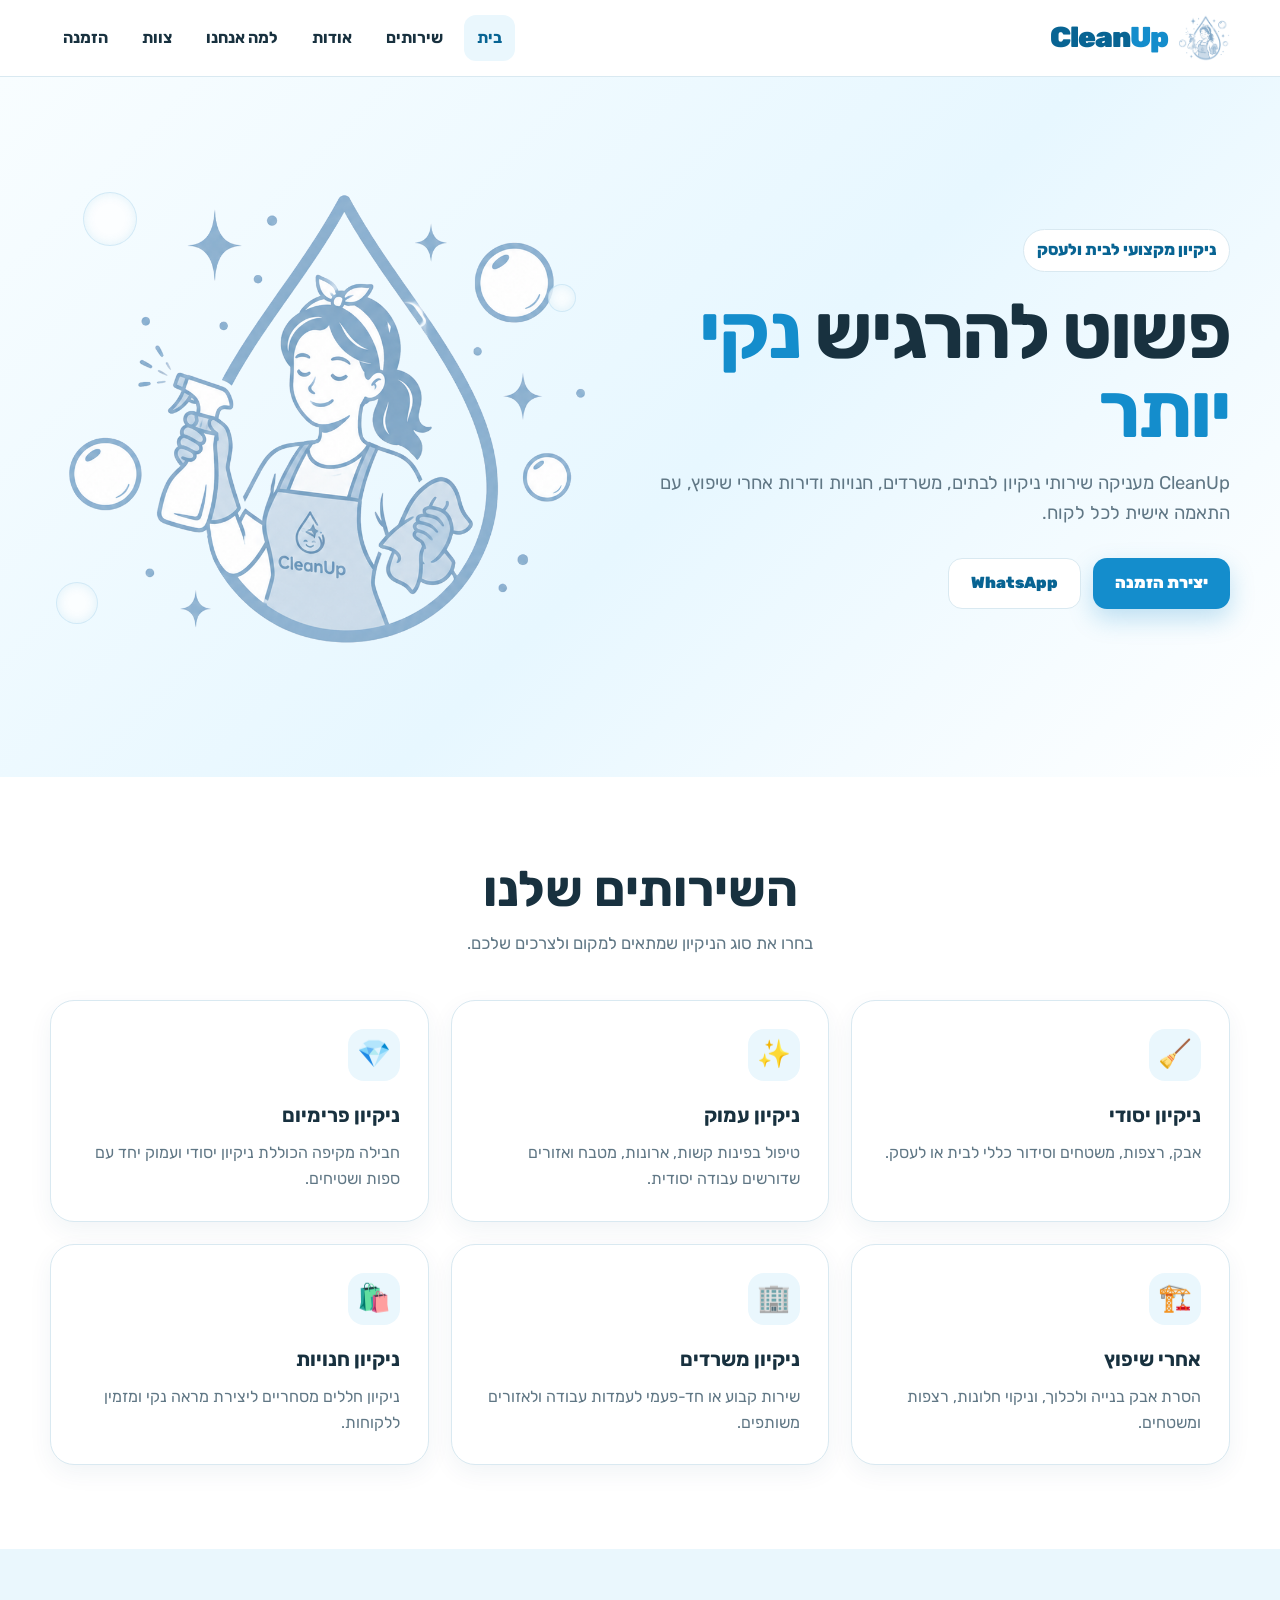
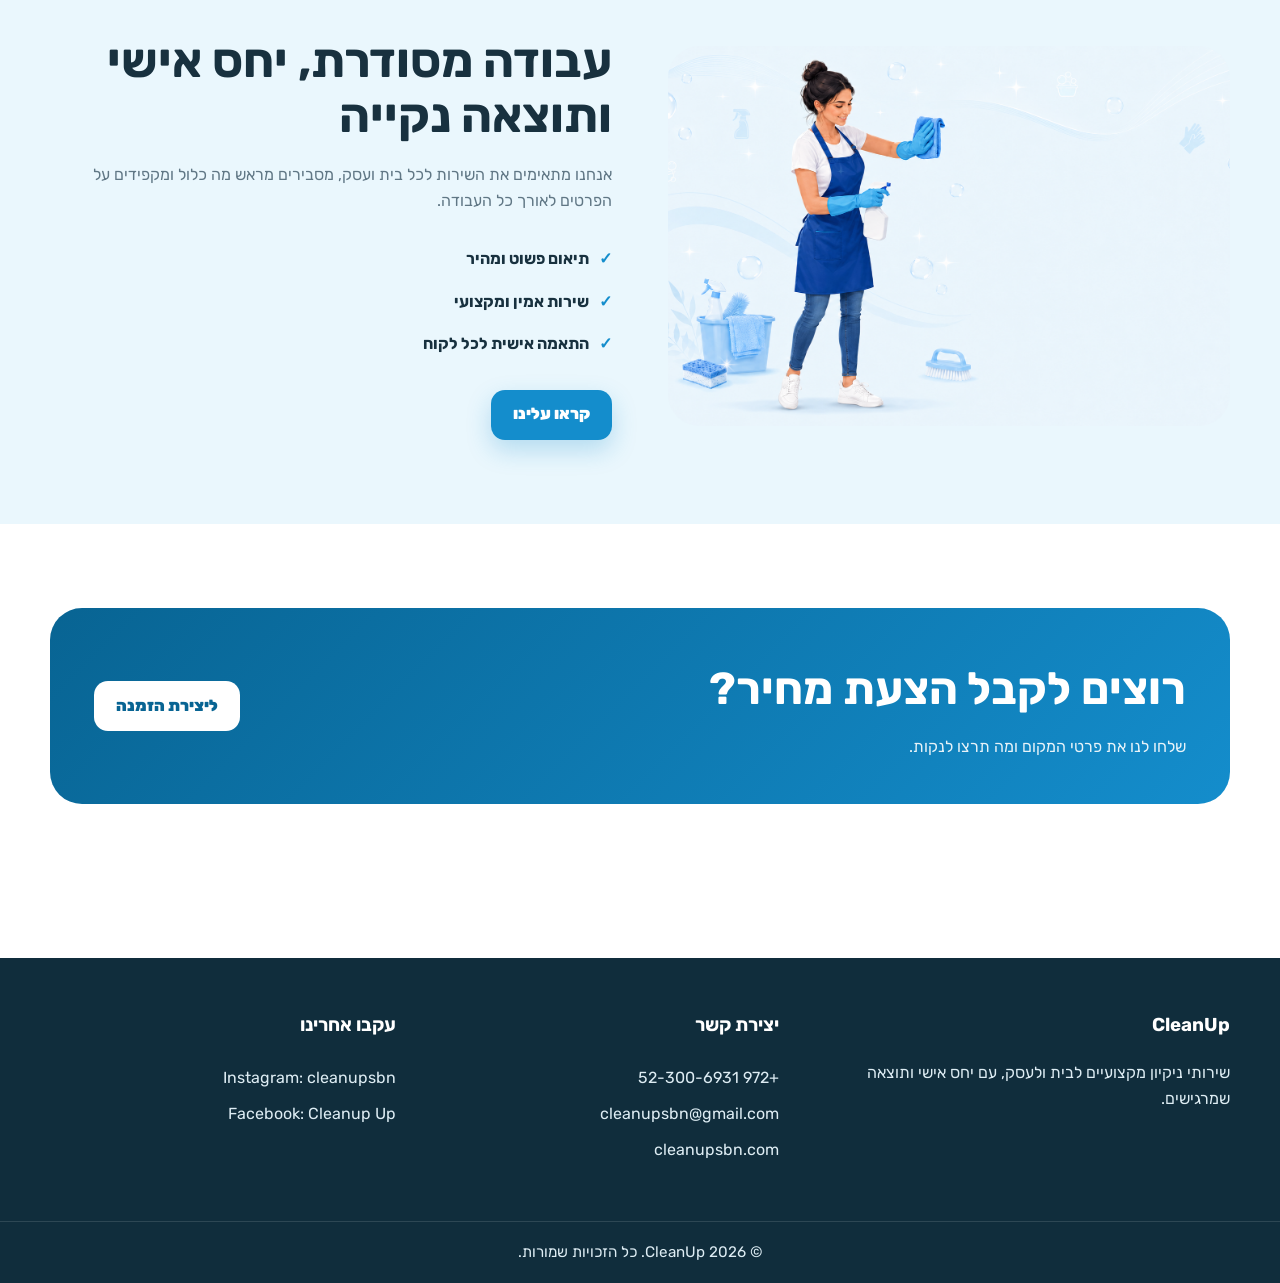
<file: index.html>
<!DOCTYPE html>
<html dir="rtl" lang="he"><head><meta charset="utf-8"/><meta content="width=device-width,initial-scale=1" name="viewport"/><title>CleanUp | שירותי ניקיון מקצועיים לבית ולעסק</title><meta content="CleanUp מספקת שירותי ניקיון מקצועיים לבתים, משרדים, חנויות ודירות אחרי שיפוץ באזור סכנין והצפון. הזמינו הצעת מחיר בוואטסאפ." name="description"/><meta content="CleanUp" name="author"/><link href="assets/css/style.css" rel="stylesheet"/><meta content="index, follow, max-image-preview:large, max-snippet:-1, max-video-preview:-1" name="robots"/><meta content="#1477c9" name="theme-color"/><link href="https://cleanupsbn.com/" rel="canonical"/><link href="assets/images/logo.png" rel="icon" type="image/png"/><link href="assets/images/logo.png" rel="apple-touch-icon"/><link href="site.webmanifest" rel="manifest"/><meta content="website" property="og:type"/><meta content="he_IL" property="og:locale"/><meta content="CleanUp" property="og:site_name"/><meta content="CleanUp | שירותי ניקיון מקצועיים לבית ולעסק" property="og:title"/><meta content="CleanUp מספקת שירותי ניקיון מקצועיים לבתים, משרדים, חנויות ודירות אחרי שיפוץ באזור סכנין והצפון. הזמינו הצעת מחיר בוואטסאפ." property="og:description"/><meta content="https://cleanupsbn.com/" property="og:url"/><meta content="https://cleanupsbn.com/assets/images/logo.png" property="og:image"/><meta content="לוגו CleanUp – שירותי ניקיון מקצועיים" property="og:image:alt"/><meta content="summary_large_image" name="twitter:card"/><meta content="CleanUp | שירותי ניקיון מקצועיים לבית ולעסק" name="twitter:title"/><meta content="CleanUp מספקת שירותי ניקיון מקצועיים לבתים, משרדים, חנויות ודירות אחרי שיפוץ באזור סכנין והצפון. הזמינו הצעת מחיר בוואטסאפ." name="twitter:description"/><meta content="https://cleanupsbn.com/assets/images/logo.png" name="twitter:image"/><link as="image" fetchpriority="high" href="assets/images/img-1.png" rel="preload"/><script type="application/ld+json">{
  "@context": "https://schema.org",
  "@graph": [
    {
      "@type": [
        "LocalBusiness",
        "ProfessionalService"
      ],
      "@id": "https://cleanupsbn.com/#business",
      "name": "CleanUp",
      "url": "https://cleanupsbn.com/",
      "logo": "https://cleanupsbn.com/assets/images/logo.png",
      "image": "https://cleanupsbn.com/assets/images/logo.png",
      "description": "שירותי ניקיון מקצועיים לבית ולעסק באזור סכנין והצפון.",
      "telephone": "+972523006931",
      "email": "cleanupsbn@gmail.com",
      "priceRange": "₪₪",
      "address": {
        "@type": "PostalAddress",
        "addressLocality": "סכנין",
        "addressCountry": "IL"
      },
      "areaServed": [
        {
          "@type": "City",
          "name": "סכנין"
        },
        {
          "@type": "AdministrativeArea",
          "name": "מחוז הצפון"
        }
      ],
      "sameAs": [
        "https://www.instagram.com/cleanupsbn/",
        "https://www.facebook.com/search/top?q=Cleanup%20Up"
      ]
    },
    {
      "@type": "WebSite",
      "@id": "https://cleanupsbn.com/#website",
      "url": "https://cleanupsbn.com/",
      "name": "CleanUp",
      "inLanguage": "he-IL",
      "publisher": {
        "@id": "https://cleanupsbn.com/#business"
      }
    },
    {
      "@type": "WebPage",
      "@id": "https://cleanupsbn.com/#webpage",
      "url": "https://cleanupsbn.com/",
      "name": "CleanUp | שירותי ניקיון מקצועיים לבית ולעסק",
      "description": "CleanUp מספקת שירותי ניקיון מקצועיים לבתים, משרדים, חנויות ודירות אחרי שיפוץ באזור סכנין והצפון. הזמינו הצעת מחיר בוואטסאפ.",
      "inLanguage": "he-IL",
      "isPartOf": {
        "@id": "https://cleanupsbn.com/#website"
      },
      "about": {
        "@id": "https://cleanupsbn.com/#business"
      }
    }
  ]
}</script></head><body><header class="site-header"><div class="container nav"><a class="brand" href="index.html"><img alt="CleanUp" decoding="async" loading="eager" src="assets/images/logo.png"/><span class="brand-word">Clean<strong>Up</strong></span></a><button aria-expanded="false" aria-label="פתיחת תפריט" class="menu-button">☰</button><ul class="nav-links"><li><a class="active" href="index.html">בית</a></li><li><a class="" href="services.html">שירותים</a></li><li><a class="" href="about.html">אודות</a></li><li><a class="" href="choose.html">למה אנחנו</a></li><li><a class="" href="team.html">צוות</a></li><li><a class="" href="contact.html">הזמנה</a></li></ul></div></header><main><section class="hero"><div class="container hero-grid"><div><span class="eyebrow">ניקיון מקצועי לבית ולעסק</span><h1>פשוט להרגיש <span>נקי יותר</span></h1><p>CleanUp מעניקה שירותי ניקיון לבתים, משרדים, חנויות ודירות אחרי שיפוץ, עם התאמה אישית לכל לקוח.</p><div class="actions"><a class="btn btn-primary" href="contact.html">יצירת הזמנה</a><a class="btn btn-secondary" href="https://wa.me/972523006931?text=%D7%A9%D7%9C%D7%95%D7%9D%2C%20%D7%90%D7%A9%D7%9E%D7%97%20%D7%9C%D7%A7%D7%91%D7%9C%20%D7%94%D7%A6%D7%A2%D7%AA%20%D7%9E%D7%97%D7%99%D7%A8%20%D7%9C%D7%A9%D7%99%D7%A8%D7%95%D7%AA%D7%99%20%D7%A0%D7%99%D7%A7%D7%99%D7%95%D7%9F%20%D7%A9%D7%9C%20CleanUp" rel="noopener noreferrer" target="_blank">WhatsApp</a></div></div><div class="hero-media"><span class="bubble b1"></span><span class="bubble b2"></span><span class="bubble b3"></span><img alt="עובדת ניקיון של CleanUp" decoding="async" fetchpriority="high" loading="eager" src="assets/images/img-1.png"/></div></div></section><section class="section"><div class="container"><div class="section-head"><h2>השירותים שלנו</h2><p>בחרו את סוג הניקיון שמתאים למקום ולצרכים שלכם.</p></div><div class="cards"><article class="card"><div class="icon">🧹</div><h3>ניקיון יסודי</h3><p>אבק, רצפות, משטחים וסידור כללי לבית או לעסק.</p></article><article class="card"><div class="icon">✨</div><h3>ניקיון עמוק</h3><p>טיפול בפינות קשות, ארונות, מטבח ואזורים שדורשים עבודה יסודית.</p></article><article class="card"><div class="icon">💎</div><h3>ניקיון פרימיום</h3><p>חבילה מקיפה הכוללת ניקיון יסודי ועמוק יחד עם ספות ושטיחים.</p></article><article class="card"><div class="icon">🏗️</div><h3>אחרי שיפוץ</h3><p>הסרת אבק בנייה ולכלוך, וניקוי חלונות, רצפות ומשטחים.</p></article><article class="card"><div class="icon">🏢</div><h3>ניקיון משרדים</h3><p>שירות קבוע או חד-פעמי לעמדות עבודה ולאזורים משותפים.</p></article><article class="card"><div class="icon">🛍️</div><h3>ניקיון חנויות</h3><p>ניקיון חללים מסחריים ליצירת מראה נקי ומזמין ללקוחות.</p></article></div></div></section><section class="section section-soft"><div class="container split"><div class="split-media"><img alt="שירותי ניקיון מקצועיים" decoding="async" loading="lazy" src="assets/images/img-2.png"/></div><div class="split-copy"><h2>עבודה מסודרת, יחס אישי ותוצאה נקייה</h2><p>אנחנו מתאימים את השירות לכל בית ועסק, מסבירים מראש מה כלול ומקפידים על הפרטים לאורך כל העבודה.</p><ul class="check-list"><li>תיאום פשוט ומהיר</li><li>שירות אמין ומקצועי</li><li>התאמה אישית לכל לקוח</li></ul><a class="btn btn-primary" href="about.html">קראו עלינו</a></div></div></section><section class="section"><div class="container"><div class="cta"><div><h2>רוצים לקבל הצעת מחיר?</h2><p>שלחו לנו את פרטי המקום ומה תרצו לנקות.</p></div><a class="btn btn-secondary" href="contact.html">ליצירת הזמנה</a></div></div></section></main><footer class="site-footer"><div class="container footer-grid"><div><h3>CleanUp</h3><p>שירותי ניקיון מקצועיים לבית ולעסק, עם יחס אישי ותוצאה שמרגישים.</p></div><div><h3>יצירת קשר</h3><ul class="footer-links"><li><a href="tel:+972523006931">+972 52-300-6931</a></li><li><a href="mailto:cleanupsbn@gmail.com">cleanupsbn@gmail.com</a></li><li><a href="https://cleanupsbn.com">cleanupsbn.com</a></li></ul></div><div><h3>עקבו אחרינו</h3><ul class="footer-links"><li><a href="https://www.instagram.com/cleanupsbn/" rel="noopener noreferrer" target="_blank">Instagram: cleanupsbn</a></li><li><a href="https://www.facebook.com/search/top?q=Cleanup%20Up" rel="noopener noreferrer" target="_blank">Facebook: Cleanup Up</a></li></ul></div></div><div class="copyright">© 2026 CleanUp. כל הזכויות שמורות.</div></footer><script src="assets/js/site.js"></script></body></html>
</file>
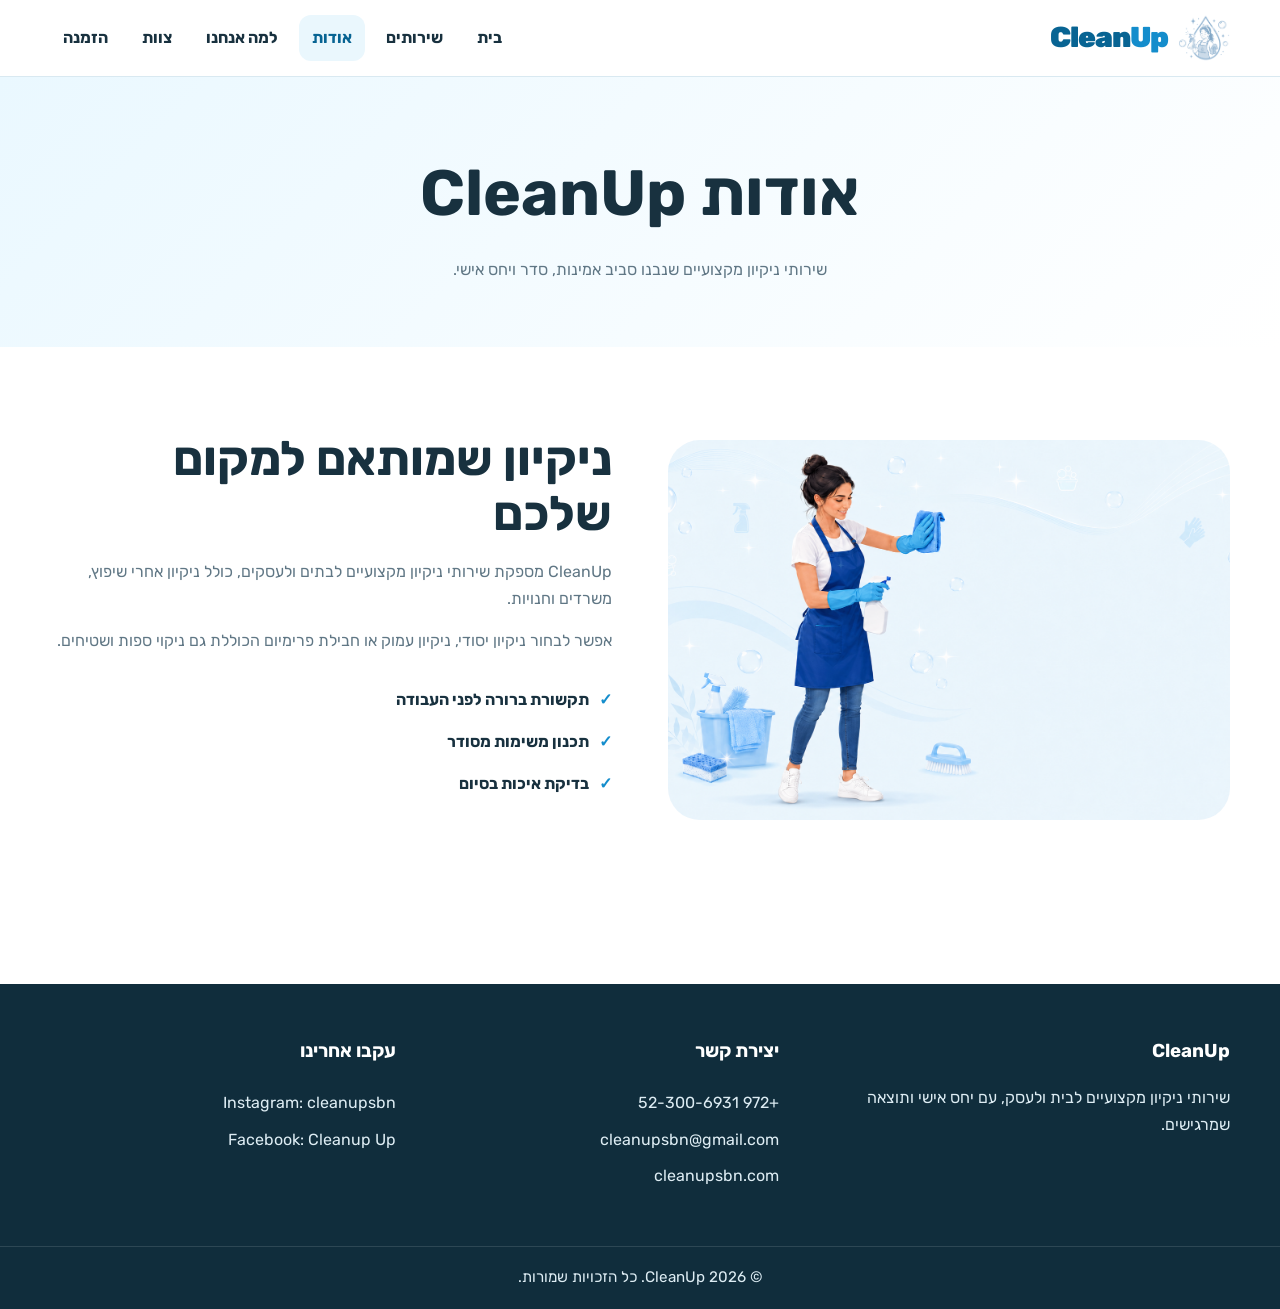
<file: about.html>
<!DOCTYPE html>
<html dir="rtl" lang="he"><head><meta charset="utf-8"/><meta content="width=device-width,initial-scale=1" name="viewport"/><title>אודות CleanUp | ניקיון מקצועי עם יחס אישי</title><meta content="הכירו את CleanUp: שירותי ניקיון אמינים ומקצועיים לבית ולעסק, עם עבודה מסודרת, התאמה אישית ושירות אישי." name="description"/><meta content="CleanUp" name="author"/><link href="assets/css/style.css" rel="stylesheet"/><meta content="index, follow, max-image-preview:large, max-snippet:-1, max-video-preview:-1" name="robots"/><meta content="#1477c9" name="theme-color"/><link href="https://cleanupsbn.com/about.html" rel="canonical"/><link href="assets/images/logo.png" rel="icon" type="image/png"/><link href="assets/images/logo.png" rel="apple-touch-icon"/><link href="site.webmanifest" rel="manifest"/><meta content="website" property="og:type"/><meta content="he_IL" property="og:locale"/><meta content="CleanUp" property="og:site_name"/><meta content="אודות CleanUp | ניקיון מקצועי עם יחס אישי" property="og:title"/><meta content="הכירו את CleanUp: שירותי ניקיון אמינים ומקצועיים לבית ולעסק, עם עבודה מסודרת, התאמה אישית ושירות אישי." property="og:description"/><meta content="https://cleanupsbn.com/about.html" property="og:url"/><meta content="https://cleanupsbn.com/assets/images/logo.png" property="og:image"/><meta content="לוגו CleanUp – שירותי ניקיון מקצועיים" property="og:image:alt"/><meta content="summary_large_image" name="twitter:card"/><meta content="אודות CleanUp | ניקיון מקצועי עם יחס אישי" name="twitter:title"/><meta content="הכירו את CleanUp: שירותי ניקיון אמינים ומקצועיים לבית ולעסק, עם עבודה מסודרת, התאמה אישית ושירות אישי." name="twitter:description"/><meta content="https://cleanupsbn.com/assets/images/logo.png" name="twitter:image"/><script type="application/ld+json">{
  "@context": "https://schema.org",
  "@graph": [
    {
      "@type": [
        "LocalBusiness",
        "ProfessionalService"
      ],
      "@id": "https://cleanupsbn.com/#business",
      "name": "CleanUp",
      "url": "https://cleanupsbn.com/",
      "logo": "https://cleanupsbn.com/assets/images/logo.png",
      "image": "https://cleanupsbn.com/assets/images/logo.png",
      "description": "שירותי ניקיון מקצועיים לבית ולעסק באזור סכנין והצפון.",
      "telephone": "+972523006931",
      "email": "cleanupsbn@gmail.com",
      "priceRange": "₪₪",
      "address": {
        "@type": "PostalAddress",
        "addressLocality": "סכנין",
        "addressCountry": "IL"
      },
      "areaServed": [
        {
          "@type": "City",
          "name": "סכנין"
        },
        {
          "@type": "AdministrativeArea",
          "name": "מחוז הצפון"
        }
      ],
      "sameAs": [
        "https://www.instagram.com/cleanupsbn/",
        "https://www.facebook.com/search/top?q=Cleanup%20Up"
      ]
    },
    {
      "@type": "WebSite",
      "@id": "https://cleanupsbn.com/#website",
      "url": "https://cleanupsbn.com/",
      "name": "CleanUp",
      "inLanguage": "he-IL",
      "publisher": {
        "@id": "https://cleanupsbn.com/#business"
      }
    },
    {
      "@type": "WebPage",
      "@id": "https://cleanupsbn.com/about.html#webpage",
      "url": "https://cleanupsbn.com/about.html",
      "name": "אודות CleanUp | ניקיון מקצועי עם יחס אישי",
      "description": "הכירו את CleanUp: שירותי ניקיון אמינים ומקצועיים לבית ולעסק, עם עבודה מסודרת, התאמה אישית ושירות אישי.",
      "inLanguage": "he-IL",
      "isPartOf": {
        "@id": "https://cleanupsbn.com/#website"
      },
      "about": {
        "@id": "https://cleanupsbn.com/#business"
      }
    }
  ]
}</script></head><body><header class="site-header"><div class="container nav"><a class="brand" href="index.html"><img alt="CleanUp" decoding="async" loading="eager" src="assets/images/logo.png"/><span class="brand-word">Clean<strong>Up</strong></span></a><button aria-expanded="false" aria-label="פתיחת תפריט" class="menu-button">☰</button><ul class="nav-links"><li><a class="" href="index.html">בית</a></li><li><a class="" href="services.html">שירותים</a></li><li><a class="active" href="about.html">אודות</a></li><li><a class="" href="choose.html">למה אנחנו</a></li><li><a class="" href="team.html">צוות</a></li><li><a class="" href="contact.html">הזמנה</a></li></ul></div></header><main><section class="page-hero"><div class="container"><h1>אודות CleanUp</h1><p>שירותי ניקיון מקצועיים שנבנו סביב אמינות, סדר ויחס אישי.</p></div></section><section class="section"><div class="container split"><div class="split-media"><img alt="CleanUp שירותי ניקיון" decoding="async" loading="lazy" src="assets/images/img-2.png"/></div><div class="split-copy"><h2>ניקיון שמותאם למקום שלכם</h2><p>CleanUp מספקת שירותי ניקיון מקצועיים לבתים ולעסקים, כולל ניקיון אחרי שיפוץ, משרדים וחנויות.</p><p>אפשר לבחור ניקיון יסודי, ניקיון עמוק או חבילת פרימיום הכוללת גם ניקוי ספות ושטיחים.</p><ul class="check-list"><li>תקשורת ברורה לפני העבודה</li><li>תכנון משימות מסודר</li><li>בדיקת איכות בסיום</li></ul></div></div></section></main><footer class="site-footer"><div class="container footer-grid"><div><h3>CleanUp</h3><p>שירותי ניקיון מקצועיים לבית ולעסק, עם יחס אישי ותוצאה שמרגישים.</p></div><div><h3>יצירת קשר</h3><ul class="footer-links"><li><a href="tel:+972523006931">+972 52-300-6931</a></li><li><a href="mailto:cleanupsbn@gmail.com">cleanupsbn@gmail.com</a></li><li><a href="https://cleanupsbn.com">cleanupsbn.com</a></li></ul></div><div><h3>עקבו אחרינו</h3><ul class="footer-links"><li><a href="https://www.instagram.com/cleanupsbn/" rel="noopener noreferrer" target="_blank">Instagram: cleanupsbn</a></li><li><a href="https://www.facebook.com/search/top?q=Cleanup%20Up" rel="noopener noreferrer" target="_blank">Facebook: Cleanup Up</a></li></ul></div></div><div class="copyright">© 2026 CleanUp. כל הזכויות שמורות.</div></footer><script src="assets/js/site.js"></script></body></html>
</file>
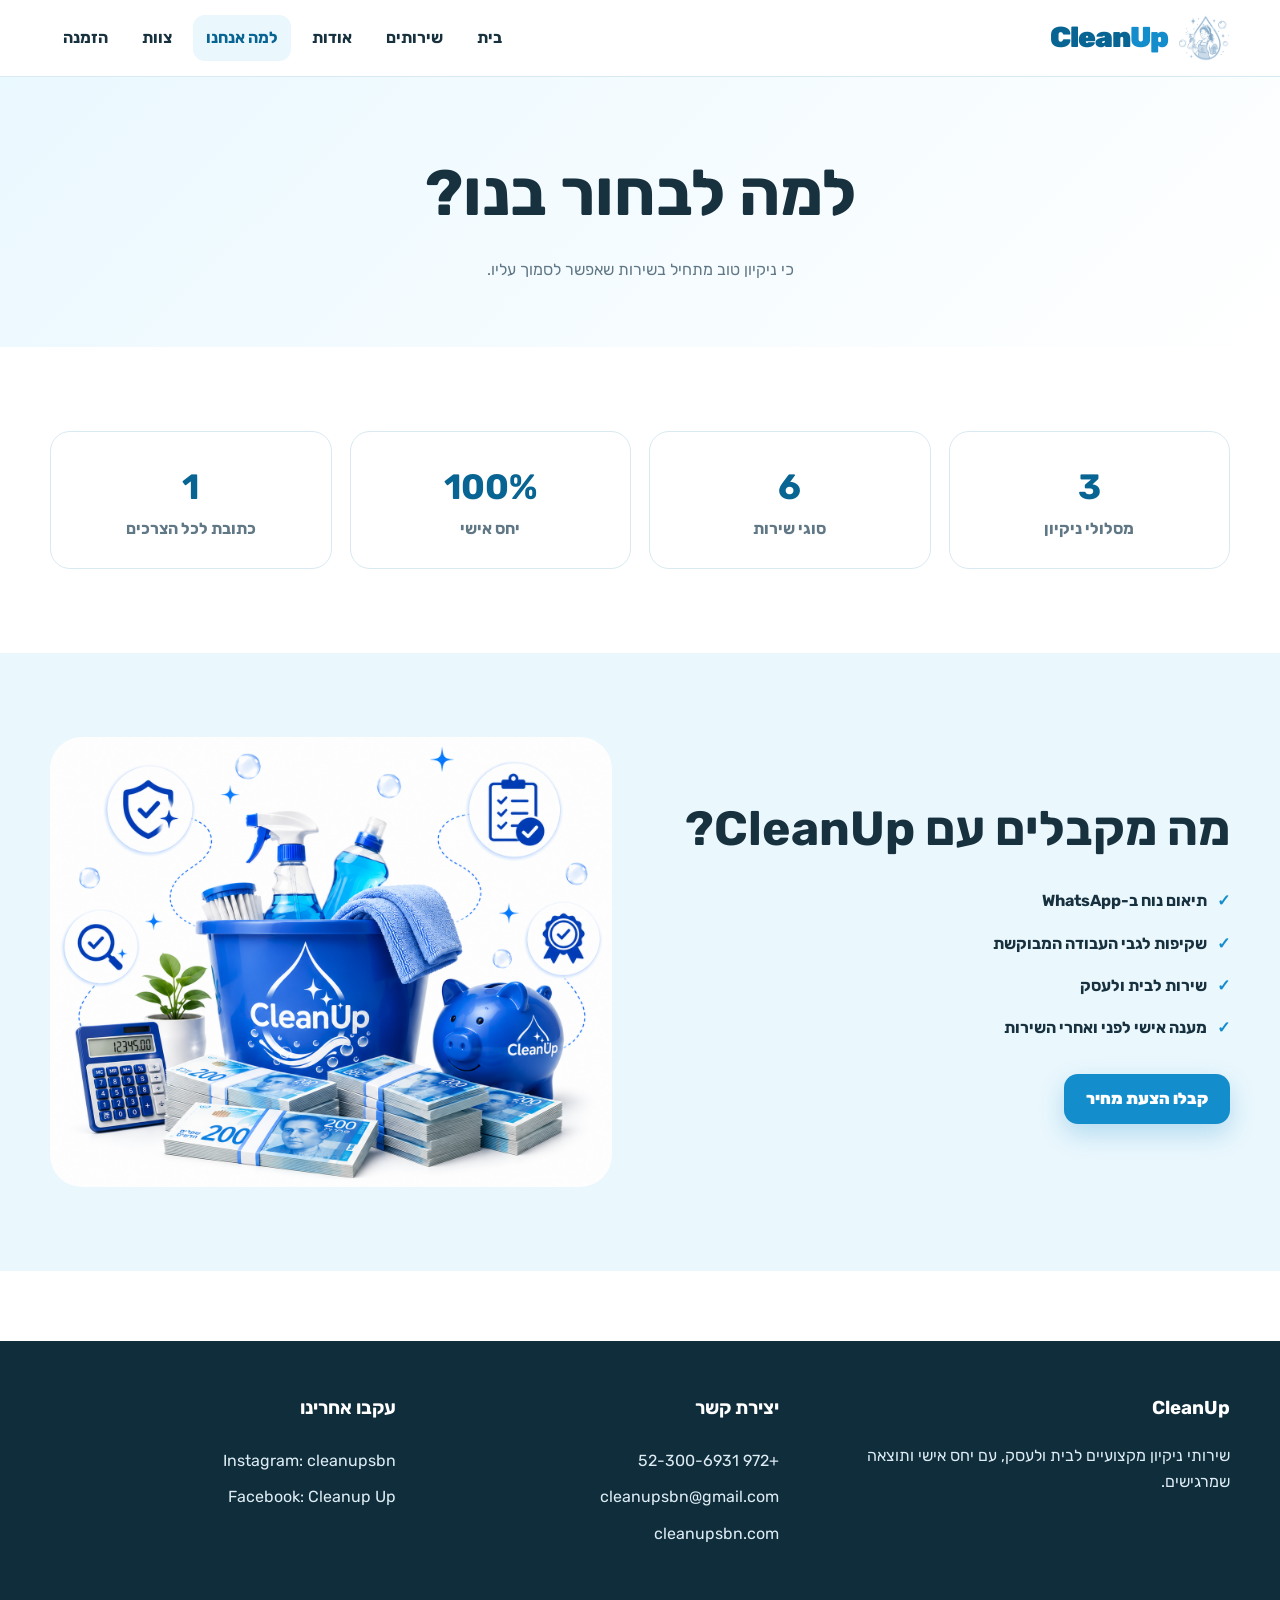
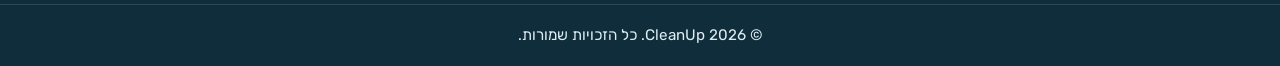
<file: choose.html>
<!DOCTYPE html>
<html dir="rtl" lang="he"><head><meta charset="utf-8"/><meta content="width=device-width,initial-scale=1" name="viewport"/><title>למה לבחור ב-CleanUp | שירות ניקיון אמין ומקצועי</title><meta content="גלו למה לקוחות בוחרים ב-CleanUp: שירות אמין, תיאום פשוט, עבודה יסודית, ציוד מתאים ובקרת איכות." name="description"/><meta content="CleanUp" name="author"/><link href="assets/css/style.css" rel="stylesheet"/><meta content="index, follow, max-image-preview:large, max-snippet:-1, max-video-preview:-1" name="robots"/><meta content="#1477c9" name="theme-color"/><link href="https://cleanupsbn.com/choose.html" rel="canonical"/><link href="assets/images/logo.png" rel="icon" type="image/png"/><link href="assets/images/logo.png" rel="apple-touch-icon"/><link href="site.webmanifest" rel="manifest"/><meta content="website" property="og:type"/><meta content="he_IL" property="og:locale"/><meta content="CleanUp" property="og:site_name"/><meta content="למה לבחור ב-CleanUp | שירות ניקיון אמין ומקצועי" property="og:title"/><meta content="גלו למה לקוחות בוחרים ב-CleanUp: שירות אמין, תיאום פשוט, עבודה יסודית, ציוד מתאים ובקרת איכות." property="og:description"/><meta content="https://cleanupsbn.com/choose.html" property="og:url"/><meta content="https://cleanupsbn.com/assets/images/logo.png" property="og:image"/><meta content="לוגו CleanUp – שירותי ניקיון מקצועיים" property="og:image:alt"/><meta content="summary_large_image" name="twitter:card"/><meta content="למה לבחור ב-CleanUp | שירות ניקיון אמין ומקצועי" name="twitter:title"/><meta content="גלו למה לקוחות בוחרים ב-CleanUp: שירות אמין, תיאום פשוט, עבודה יסודית, ציוד מתאים ובקרת איכות." name="twitter:description"/><meta content="https://cleanupsbn.com/assets/images/logo.png" name="twitter:image"/><script type="application/ld+json">{
  "@context": "https://schema.org",
  "@graph": [
    {
      "@type": [
        "LocalBusiness",
        "ProfessionalService"
      ],
      "@id": "https://cleanupsbn.com/#business",
      "name": "CleanUp",
      "url": "https://cleanupsbn.com/",
      "logo": "https://cleanupsbn.com/assets/images/logo.png",
      "image": "https://cleanupsbn.com/assets/images/logo.png",
      "description": "שירותי ניקיון מקצועיים לבית ולעסק באזור סכנין והצפון.",
      "telephone": "+972523006931",
      "email": "cleanupsbn@gmail.com",
      "priceRange": "₪₪",
      "address": {
        "@type": "PostalAddress",
        "addressLocality": "סכנין",
        "addressCountry": "IL"
      },
      "areaServed": [
        {
          "@type": "City",
          "name": "סכנין"
        },
        {
          "@type": "AdministrativeArea",
          "name": "מחוז הצפון"
        }
      ],
      "sameAs": [
        "https://www.instagram.com/cleanupsbn/",
        "https://www.facebook.com/search/top?q=Cleanup%20Up"
      ]
    },
    {
      "@type": "WebSite",
      "@id": "https://cleanupsbn.com/#website",
      "url": "https://cleanupsbn.com/",
      "name": "CleanUp",
      "inLanguage": "he-IL",
      "publisher": {
        "@id": "https://cleanupsbn.com/#business"
      }
    },
    {
      "@type": "WebPage",
      "@id": "https://cleanupsbn.com/choose.html#webpage",
      "url": "https://cleanupsbn.com/choose.html",
      "name": "למה לבחור ב-CleanUp | שירות ניקיון אמין ומקצועי",
      "description": "גלו למה לקוחות בוחרים ב-CleanUp: שירות אמין, תיאום פשוט, עבודה יסודית, ציוד מתאים ובקרת איכות.",
      "inLanguage": "he-IL",
      "isPartOf": {
        "@id": "https://cleanupsbn.com/#website"
      },
      "about": {
        "@id": "https://cleanupsbn.com/#business"
      }
    }
  ]
}</script></head><body><header class="site-header"><div class="container nav"><a class="brand" href="index.html"><img alt="CleanUp" decoding="async" loading="eager" src="assets/images/logo.png"/><span class="brand-word">Clean<strong>Up</strong></span></a><button aria-expanded="false" aria-label="פתיחת תפריט" class="menu-button">☰</button><ul class="nav-links"><li><a class="" href="index.html">בית</a></li><li><a class="" href="services.html">שירותים</a></li><li><a class="" href="about.html">אודות</a></li><li><a class="active" href="choose.html">למה אנחנו</a></li><li><a class="" href="team.html">צוות</a></li><li><a class="" href="contact.html">הזמנה</a></li></ul></div></header><main><section class="page-hero"><div class="container"><h1>למה לבחור בנו?</h1><p>כי ניקיון טוב מתחיל בשירות שאפשר לסמוך עליו.</p></div></section><section class="section"><div class="container"><div class="stats"><div class="stat"><strong>3</strong><span>מסלולי ניקיון</span></div><div class="stat"><strong>6</strong><span>סוגי שירות</span></div><div class="stat"><strong>100%</strong><span>יחס אישי</span></div><div class="stat"><strong>1</strong><span>כתובת לכל הצרכים</span></div></div></div></section><section class="section section-soft"><div class="container split"><div class="split-copy"><h2>מה מקבלים עם CleanUp?</h2><ul class="check-list"><li>תיאום נוח ב-WhatsApp</li><li>שקיפות לגבי העבודה המבוקשת</li><li>שירות לבית ולעסק</li><li>מענה אישי לפני ואחרי השירות</li></ul><a class="btn btn-primary" href="contact.html">קבלו הצעת מחיר</a></div><div class="split-media"><img alt="למה לבחור ב-CleanUp" decoding="async" loading="lazy" src="assets/images/img-3.png"/></div></div></section></main><footer class="site-footer"><div class="container footer-grid"><div><h3>CleanUp</h3><p>שירותי ניקיון מקצועיים לבית ולעסק, עם יחס אישי ותוצאה שמרגישים.</p></div><div><h3>יצירת קשר</h3><ul class="footer-links"><li><a href="tel:+972523006931">+972 52-300-6931</a></li><li><a href="mailto:cleanupsbn@gmail.com">cleanupsbn@gmail.com</a></li><li><a href="https://cleanupsbn.com">cleanupsbn.com</a></li></ul></div><div><h3>עקבו אחרינו</h3><ul class="footer-links"><li><a href="https://www.instagram.com/cleanupsbn/" rel="noopener noreferrer" target="_blank">Instagram: cleanupsbn</a></li><li><a href="https://www.facebook.com/search/top?q=Cleanup%20Up" rel="noopener noreferrer" target="_blank">Facebook: Cleanup Up</a></li></ul></div></div><div class="copyright">© 2026 CleanUp. כל הזכויות שמורות.</div></footer><script src="assets/js/site.js"></script></body></html>
</file>
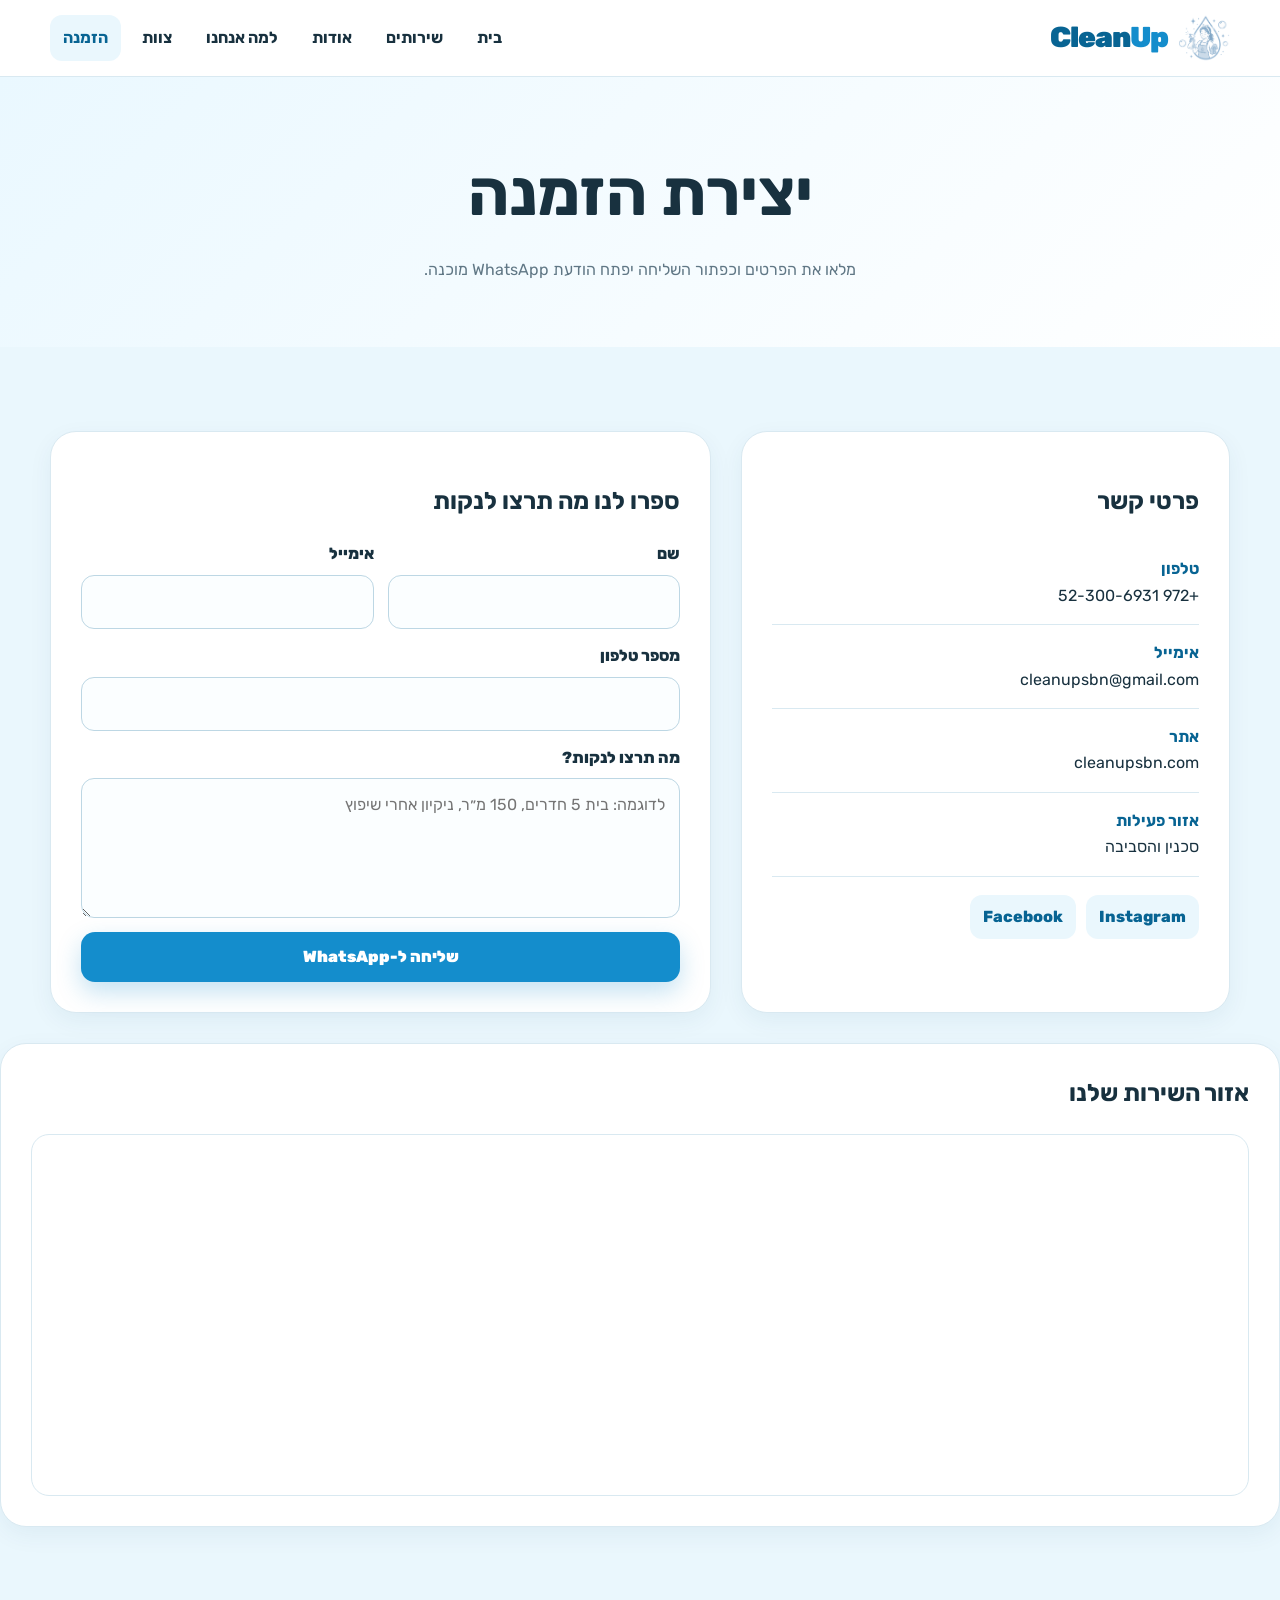
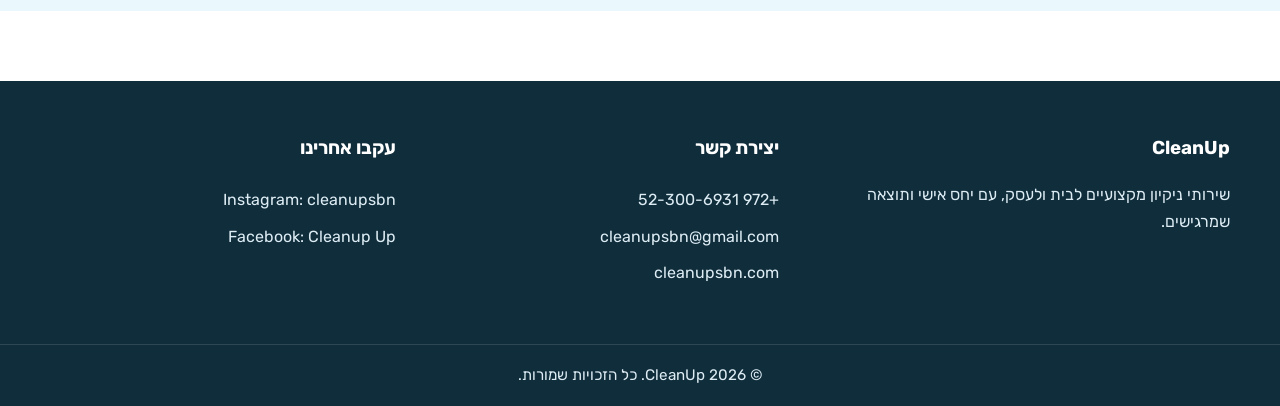
<file: contact.html>
<!DOCTYPE html>
<html dir="rtl" lang="he"><head><meta charset="utf-8"/><meta content="width=device-width,initial-scale=1" name="viewport"/><title>הזמנת שירות ניקיון | צרו קשר עם CleanUp</title><meta content="שלחו פרטים ל-CleanUp וקבלו הצעת מחיר לשירותי ניקיון לבית, למשרד, לחנות או לניקיון אחרי שיפוץ." name="description"/><meta content="CleanUp" name="author"/><link href="assets/css/style.css" rel="stylesheet"/><meta content="index, follow, max-image-preview:large, max-snippet:-1, max-video-preview:-1" name="robots"/><meta content="#1477c9" name="theme-color"/><link href="https://cleanupsbn.com/contact.html" rel="canonical"/><link href="assets/images/logo.png" rel="icon" type="image/png"/><link href="assets/images/logo.png" rel="apple-touch-icon"/><link href="site.webmanifest" rel="manifest"/><meta content="website" property="og:type"/><meta content="he_IL" property="og:locale"/><meta content="CleanUp" property="og:site_name"/><meta content="הזמנת שירות ניקיון | צרו קשר עם CleanUp" property="og:title"/><meta content="שלחו פרטים ל-CleanUp וקבלו הצעת מחיר לשירותי ניקיון לבית, למשרד, לחנות או לניקיון אחרי שיפוץ." property="og:description"/><meta content="https://cleanupsbn.com/contact.html" property="og:url"/><meta content="https://cleanupsbn.com/assets/images/logo.png" property="og:image"/><meta content="לוגו CleanUp – שירותי ניקיון מקצועיים" property="og:image:alt"/><meta content="summary_large_image" name="twitter:card"/><meta content="הזמנת שירות ניקיון | צרו קשר עם CleanUp" name="twitter:title"/><meta content="שלחו פרטים ל-CleanUp וקבלו הצעת מחיר לשירותי ניקיון לבית, למשרד, לחנות או לניקיון אחרי שיפוץ." name="twitter:description"/><meta content="https://cleanupsbn.com/assets/images/logo.png" name="twitter:image"/><script type="application/ld+json">{
  "@context": "https://schema.org",
  "@graph": [
    {
      "@type": [
        "LocalBusiness",
        "ProfessionalService"
      ],
      "@id": "https://cleanupsbn.com/#business",
      "name": "CleanUp",
      "url": "https://cleanupsbn.com/",
      "logo": "https://cleanupsbn.com/assets/images/logo.png",
      "image": "https://cleanupsbn.com/assets/images/logo.png",
      "description": "שירותי ניקיון מקצועיים לבית ולעסק באזור סכנין והצפון.",
      "telephone": "+972523006931",
      "email": "cleanupsbn@gmail.com",
      "priceRange": "₪₪",
      "address": {
        "@type": "PostalAddress",
        "addressLocality": "סכנין",
        "addressCountry": "IL"
      },
      "areaServed": [
        {
          "@type": "City",
          "name": "סכנין"
        },
        {
          "@type": "AdministrativeArea",
          "name": "מחוז הצפון"
        }
      ],
      "sameAs": [
        "https://www.instagram.com/cleanupsbn/",
        "https://www.facebook.com/search/top?q=Cleanup%20Up"
      ]
    },
    {
      "@type": "WebSite",
      "@id": "https://cleanupsbn.com/#website",
      "url": "https://cleanupsbn.com/",
      "name": "CleanUp",
      "inLanguage": "he-IL",
      "publisher": {
        "@id": "https://cleanupsbn.com/#business"
      }
    },
    {
      "@type": "WebPage",
      "@id": "https://cleanupsbn.com/contact.html#webpage",
      "url": "https://cleanupsbn.com/contact.html",
      "name": "הזמנת שירות ניקיון | צרו קשר עם CleanUp",
      "description": "שלחו פרטים ל-CleanUp וקבלו הצעת מחיר לשירותי ניקיון לבית, למשרד, לחנות או לניקיון אחרי שיפוץ.",
      "inLanguage": "he-IL",
      "isPartOf": {
        "@id": "https://cleanupsbn.com/#website"
      },
      "about": {
        "@id": "https://cleanupsbn.com/#business"
      }
    }
  ]
}</script></head><body><header class="site-header"><div class="container nav"><a class="brand" href="index.html"><img alt="CleanUp" decoding="async" loading="eager" src="assets/images/logo.png"/><span class="brand-word">Clean<strong>Up</strong></span></a><button aria-expanded="false" aria-label="פתיחת תפריט" class="menu-button">☰</button><ul class="nav-links"><li><a class="" href="index.html">בית</a></li><li><a class="" href="services.html">שירותים</a></li><li><a class="" href="about.html">אודות</a></li><li><a class="" href="choose.html">למה אנחנו</a></li><li><a class="" href="team.html">צוות</a></li><li><a class="active" href="contact.html">הזמנה</a></li></ul></div></header><main><section class="page-hero"><div class="container"><h1>יצירת הזמנה</h1><p>מלאו את הפרטים וכפתור השליחה יפתח הודעת WhatsApp מוכנה.</p></div></section><section class="section section-soft"><div class="container contact-grid"><aside class="contact-panel"><h2>פרטי קשר</h2><div class="contact-item"><strong>טלפון</strong><a href="tel:+972523006931">+972 52-300-6931</a></div><div class="contact-item"><strong>אימייל</strong><a href="mailto:cleanupsbn@gmail.com">cleanupsbn@gmail.com</a></div><div class="contact-item"><strong>אתר</strong><a href="https://cleanupsbn.com">cleanupsbn.com</a></div><div class="contact-item"><strong>אזור פעילות</strong><span>סכנין והסביבה</span></div><div class="socials"><a href="https://www.instagram.com/cleanupsbn/" rel="noopener noreferrer" target="_blank">Instagram</a><a href="https://www.facebook.com/search/top?q=Cleanup%20Up" rel="noopener noreferrer" target="_blank">Facebook</a></div></aside><section class="form-panel"><h2>ספרו לנו מה תרצו לנקות</h2><form onsubmit="sendToWhatsApp(event)"><div class="form-grid"><div class="field"><label for="name">שם</label><input id="name" name="name" required=""/></div><div class="field"><label for="email">אימייל</label><input id="email" name="email" required="" type="email"/></div><div class="field full"><label for="phone">מספר טלפון</label><input id="phone" name="phone" required="" type="tel"/></div><div class="field full"><label for="service">מה תרצו לנקות?</label><textarea id="service" name="service" placeholder="לדוגמה: בית 5 חדרים, 150 מ״ר, ניקיון אחרי שיפוץ" required=""></textarea></div><div class="field full"><button class="btn btn-primary" type="submit">שליחה ל-WhatsApp</button></div></div></form></section></div><div class="map-panel"><h2>אזור השירות שלנו</h2><div class="map-frame"><iframe allowfullscreen="" height="360" loading="lazy" referrerpolicy="no-referrer-when-downgrade" src="https://www.google.com/maps?q=Sakhnin%2C%20Israel&amp;output=embed" style="border:0;" title="מפת אזור השירות של CleanUp" width="100%"></iframe></div></div></section></main><footer class="site-footer"><div class="container footer-grid"><div><h3>CleanUp</h3><p>שירותי ניקיון מקצועיים לבית ולעסק, עם יחס אישי ותוצאה שמרגישים.</p></div><div><h3>יצירת קשר</h3><ul class="footer-links"><li><a href="tel:+972523006931">+972 52-300-6931</a></li><li><a href="mailto:cleanupsbn@gmail.com">cleanupsbn@gmail.com</a></li><li><a href="https://cleanupsbn.com">cleanupsbn.com</a></li></ul></div><div><h3>עקבו אחרינו</h3><ul class="footer-links"><li><a href="https://www.instagram.com/cleanupsbn/" rel="noopener noreferrer" target="_blank">Instagram: cleanupsbn</a></li><li><a href="https://www.facebook.com/search/top?q=Cleanup%20Up" rel="noopener noreferrer" target="_blank">Facebook: Cleanup Up</a></li></ul></div></div><div class="copyright">© 2026 CleanUp. כל הזכויות שמורות.</div></footer><script src="assets/js/site.js"></script></body></html>
</file>
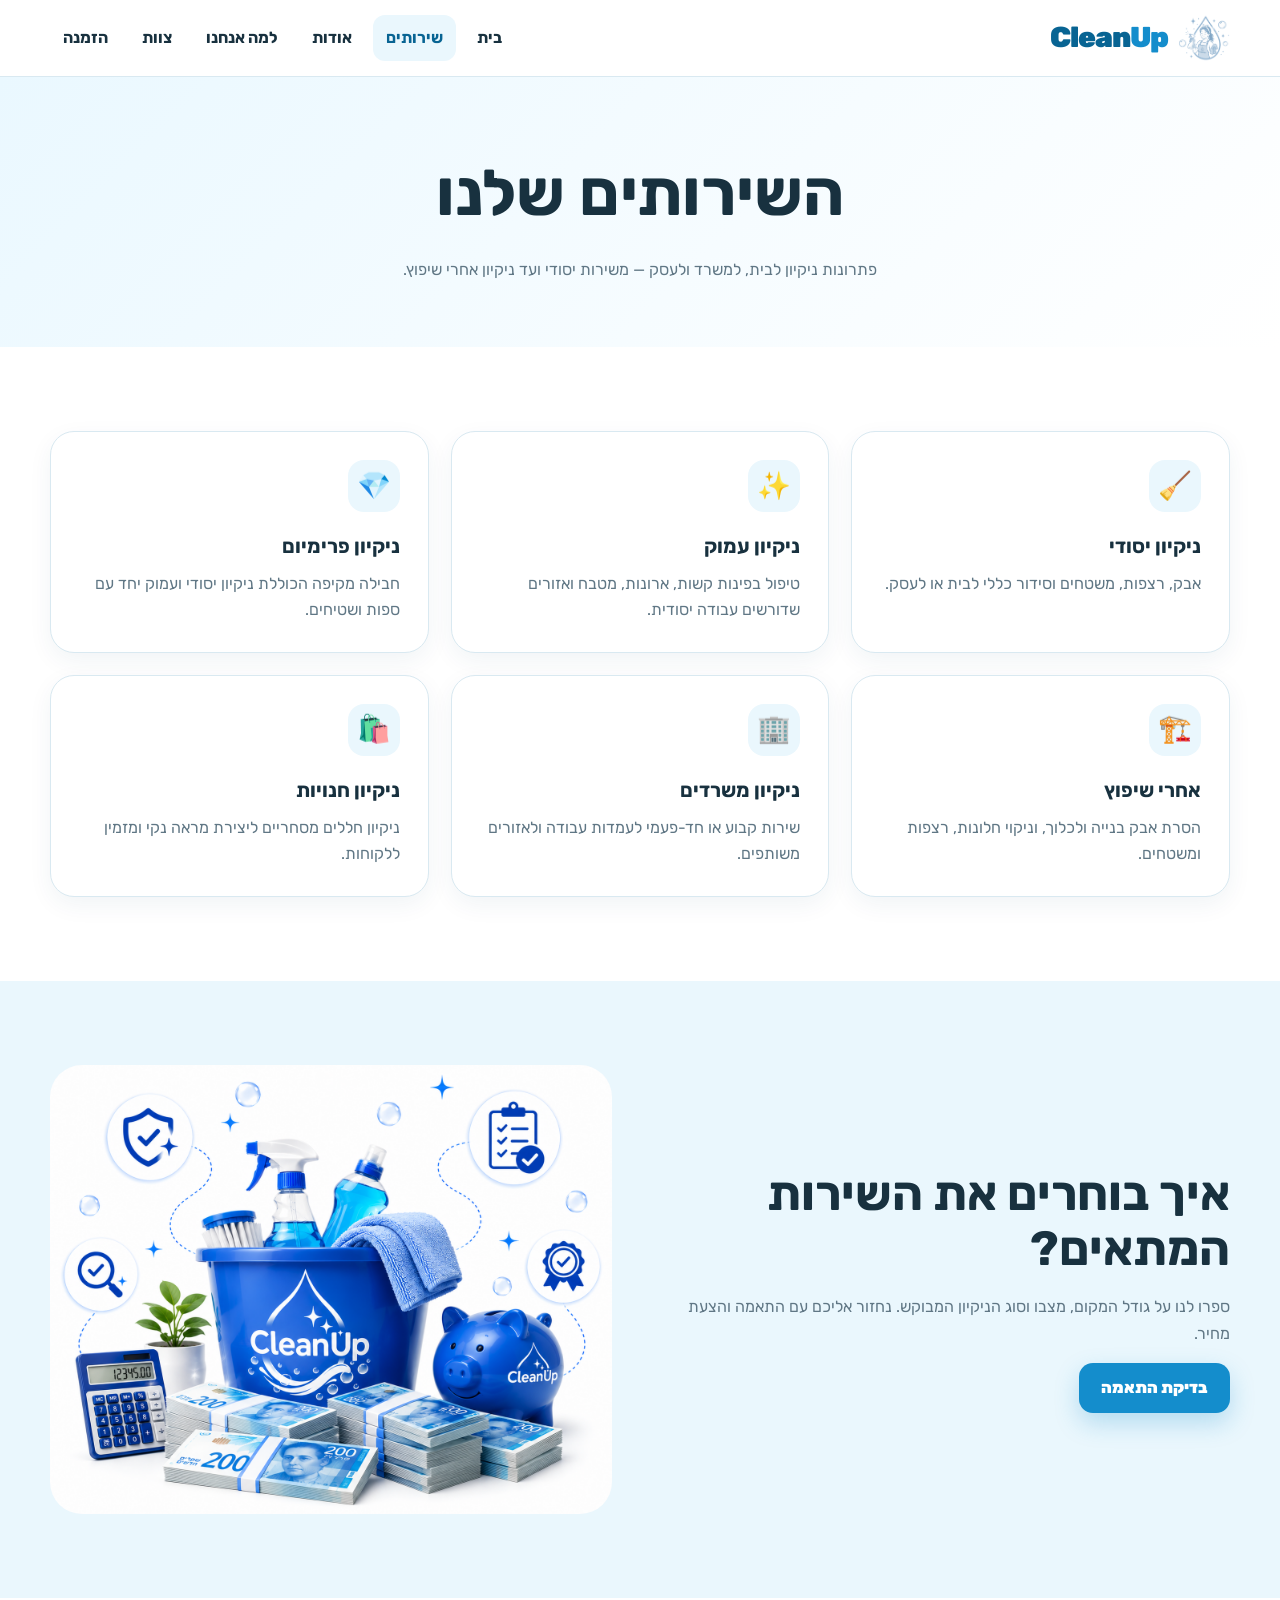
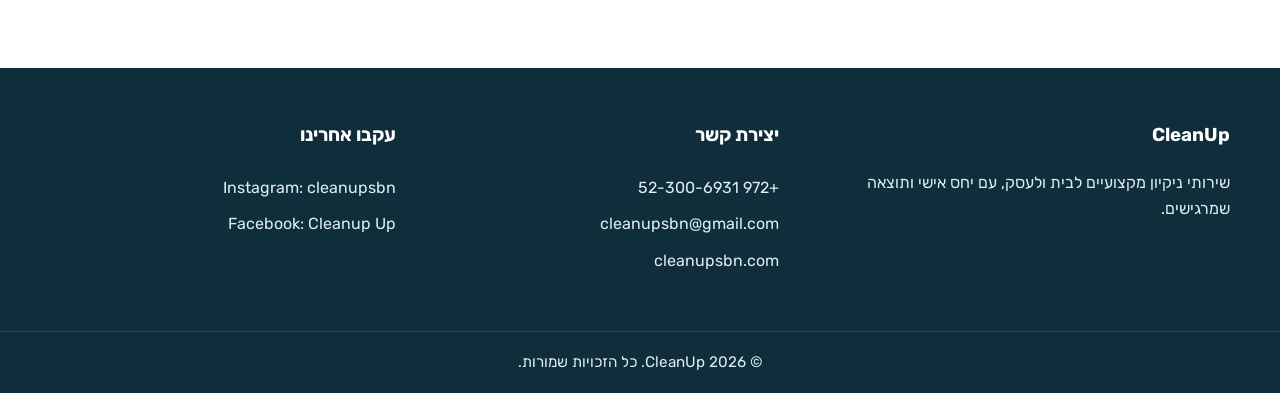
<file: services.html>
<!DOCTYPE html>
<html dir="rtl" lang="he"><head><meta charset="utf-8"/><meta content="width=device-width,initial-scale=1" name="viewport"/><title>שירותי ניקיון לבית ולעסק | CleanUp</title><meta content="ניקיון יסודי, ניקיון עמוק, ניקיון פרימיום, ניקיון אחרי שיפוץ, משרדים וחנויות בהתאמה אישית מבית CleanUp." name="description"/><meta content="CleanUp" name="author"/><link href="assets/css/style.css" rel="stylesheet"/><meta content="index, follow, max-image-preview:large, max-snippet:-1, max-video-preview:-1" name="robots"/><meta content="#1477c9" name="theme-color"/><link href="https://cleanupsbn.com/services.html" rel="canonical"/><link href="assets/images/logo.png" rel="icon" type="image/png"/><link href="assets/images/logo.png" rel="apple-touch-icon"/><link href="site.webmanifest" rel="manifest"/><meta content="website" property="og:type"/><meta content="he_IL" property="og:locale"/><meta content="CleanUp" property="og:site_name"/><meta content="שירותי ניקיון לבית ולעסק | CleanUp" property="og:title"/><meta content="ניקיון יסודי, ניקיון עמוק, ניקיון פרימיום, ניקיון אחרי שיפוץ, משרדים וחנויות בהתאמה אישית מבית CleanUp." property="og:description"/><meta content="https://cleanupsbn.com/services.html" property="og:url"/><meta content="https://cleanupsbn.com/assets/images/logo.png" property="og:image"/><meta content="לוגו CleanUp – שירותי ניקיון מקצועיים" property="og:image:alt"/><meta content="summary_large_image" name="twitter:card"/><meta content="שירותי ניקיון לבית ולעסק | CleanUp" name="twitter:title"/><meta content="ניקיון יסודי, ניקיון עמוק, ניקיון פרימיום, ניקיון אחרי שיפוץ, משרדים וחנויות בהתאמה אישית מבית CleanUp." name="twitter:description"/><meta content="https://cleanupsbn.com/assets/images/logo.png" name="twitter:image"/><script type="application/ld+json">{
  "@context": "https://schema.org",
  "@graph": [
    {
      "@type": [
        "LocalBusiness",
        "ProfessionalService"
      ],
      "@id": "https://cleanupsbn.com/#business",
      "name": "CleanUp",
      "url": "https://cleanupsbn.com/",
      "logo": "https://cleanupsbn.com/assets/images/logo.png",
      "image": "https://cleanupsbn.com/assets/images/logo.png",
      "description": "שירותי ניקיון מקצועיים לבית ולעסק באזור סכנין והצפון.",
      "telephone": "+972523006931",
      "email": "cleanupsbn@gmail.com",
      "priceRange": "₪₪",
      "address": {
        "@type": "PostalAddress",
        "addressLocality": "סכנין",
        "addressCountry": "IL"
      },
      "areaServed": [
        {
          "@type": "City",
          "name": "סכנין"
        },
        {
          "@type": "AdministrativeArea",
          "name": "מחוז הצפון"
        }
      ],
      "sameAs": [
        "https://www.instagram.com/cleanupsbn/",
        "https://www.facebook.com/search/top?q=Cleanup%20Up"
      ]
    },
    {
      "@type": "WebSite",
      "@id": "https://cleanupsbn.com/#website",
      "url": "https://cleanupsbn.com/",
      "name": "CleanUp",
      "inLanguage": "he-IL",
      "publisher": {
        "@id": "https://cleanupsbn.com/#business"
      }
    },
    {
      "@type": "WebPage",
      "@id": "https://cleanupsbn.com/services.html#webpage",
      "url": "https://cleanupsbn.com/services.html",
      "name": "שירותי ניקיון לבית ולעסק | CleanUp",
      "description": "ניקיון יסודי, ניקיון עמוק, ניקיון פרימיום, ניקיון אחרי שיפוץ, משרדים וחנויות בהתאמה אישית מבית CleanUp.",
      "inLanguage": "he-IL",
      "isPartOf": {
        "@id": "https://cleanupsbn.com/#website"
      },
      "about": {
        "@id": "https://cleanupsbn.com/#business"
      }
    }
  ]
}</script></head><body><header class="site-header"><div class="container nav"><a class="brand" href="index.html"><img alt="CleanUp" decoding="async" loading="eager" src="assets/images/logo.png"/><span class="brand-word">Clean<strong>Up</strong></span></a><button aria-expanded="false" aria-label="פתיחת תפריט" class="menu-button">☰</button><ul class="nav-links"><li><a class="" href="index.html">בית</a></li><li><a class="active" href="services.html">שירותים</a></li><li><a class="" href="about.html">אודות</a></li><li><a class="" href="choose.html">למה אנחנו</a></li><li><a class="" href="team.html">צוות</a></li><li><a class="" href="contact.html">הזמנה</a></li></ul></div></header><main><section class="page-hero"><div class="container"><h1>השירותים שלנו</h1><p>פתרונות ניקיון לבית, למשרד ולעסק — משירות יסודי ועד ניקיון אחרי שיפוץ.</p></div></section><section class="section"><div class="container"><div class="cards"><article class="card"><div class="icon">🧹</div><h3>ניקיון יסודי</h3><p>אבק, רצפות, משטחים וסידור כללי לבית או לעסק.</p></article><article class="card"><div class="icon">✨</div><h3>ניקיון עמוק</h3><p>טיפול בפינות קשות, ארונות, מטבח ואזורים שדורשים עבודה יסודית.</p></article><article class="card"><div class="icon">💎</div><h3>ניקיון פרימיום</h3><p>חבילה מקיפה הכוללת ניקיון יסודי ועמוק יחד עם ספות ושטיחים.</p></article><article class="card"><div class="icon">🏗️</div><h3>אחרי שיפוץ</h3><p>הסרת אבק בנייה ולכלוך, וניקוי חלונות, רצפות ומשטחים.</p></article><article class="card"><div class="icon">🏢</div><h3>ניקיון משרדים</h3><p>שירות קבוע או חד-פעמי לעמדות עבודה ולאזורים משותפים.</p></article><article class="card"><div class="icon">🛍️</div><h3>ניקיון חנויות</h3><p>ניקיון חללים מסחריים ליצירת מראה נקי ומזמין ללקוחות.</p></article></div></div></section><section class="section section-soft"><div class="container split"><div class="split-copy"><h2>איך בוחרים את השירות המתאים?</h2><p>ספרו לנו על גודל המקום, מצבו וסוג הניקיון המבוקש. נחזור אליכם עם התאמה והצעת מחיר.</p><a class="btn btn-primary" href="contact.html">בדיקת התאמה</a></div><div class="split-media"><img alt="ציוד ושירות ניקיון" decoding="async" loading="lazy" src="assets/images/img-3.png"/></div></div></section></main><footer class="site-footer"><div class="container footer-grid"><div><h3>CleanUp</h3><p>שירותי ניקיון מקצועיים לבית ולעסק, עם יחס אישי ותוצאה שמרגישים.</p></div><div><h3>יצירת קשר</h3><ul class="footer-links"><li><a href="tel:+972523006931">+972 52-300-6931</a></li><li><a href="mailto:cleanupsbn@gmail.com">cleanupsbn@gmail.com</a></li><li><a href="https://cleanupsbn.com">cleanupsbn.com</a></li></ul></div><div><h3>עקבו אחרינו</h3><ul class="footer-links"><li><a href="https://www.instagram.com/cleanupsbn/" rel="noopener noreferrer" target="_blank">Instagram: cleanupsbn</a></li><li><a href="https://www.facebook.com/search/top?q=Cleanup%20Up" rel="noopener noreferrer" target="_blank">Facebook: Cleanup Up</a></li></ul></div></div><div class="copyright">© 2026 CleanUp. כל הזכויות שמורות.</div></footer><script src="assets/js/site.js"></script></body></html>
</file>
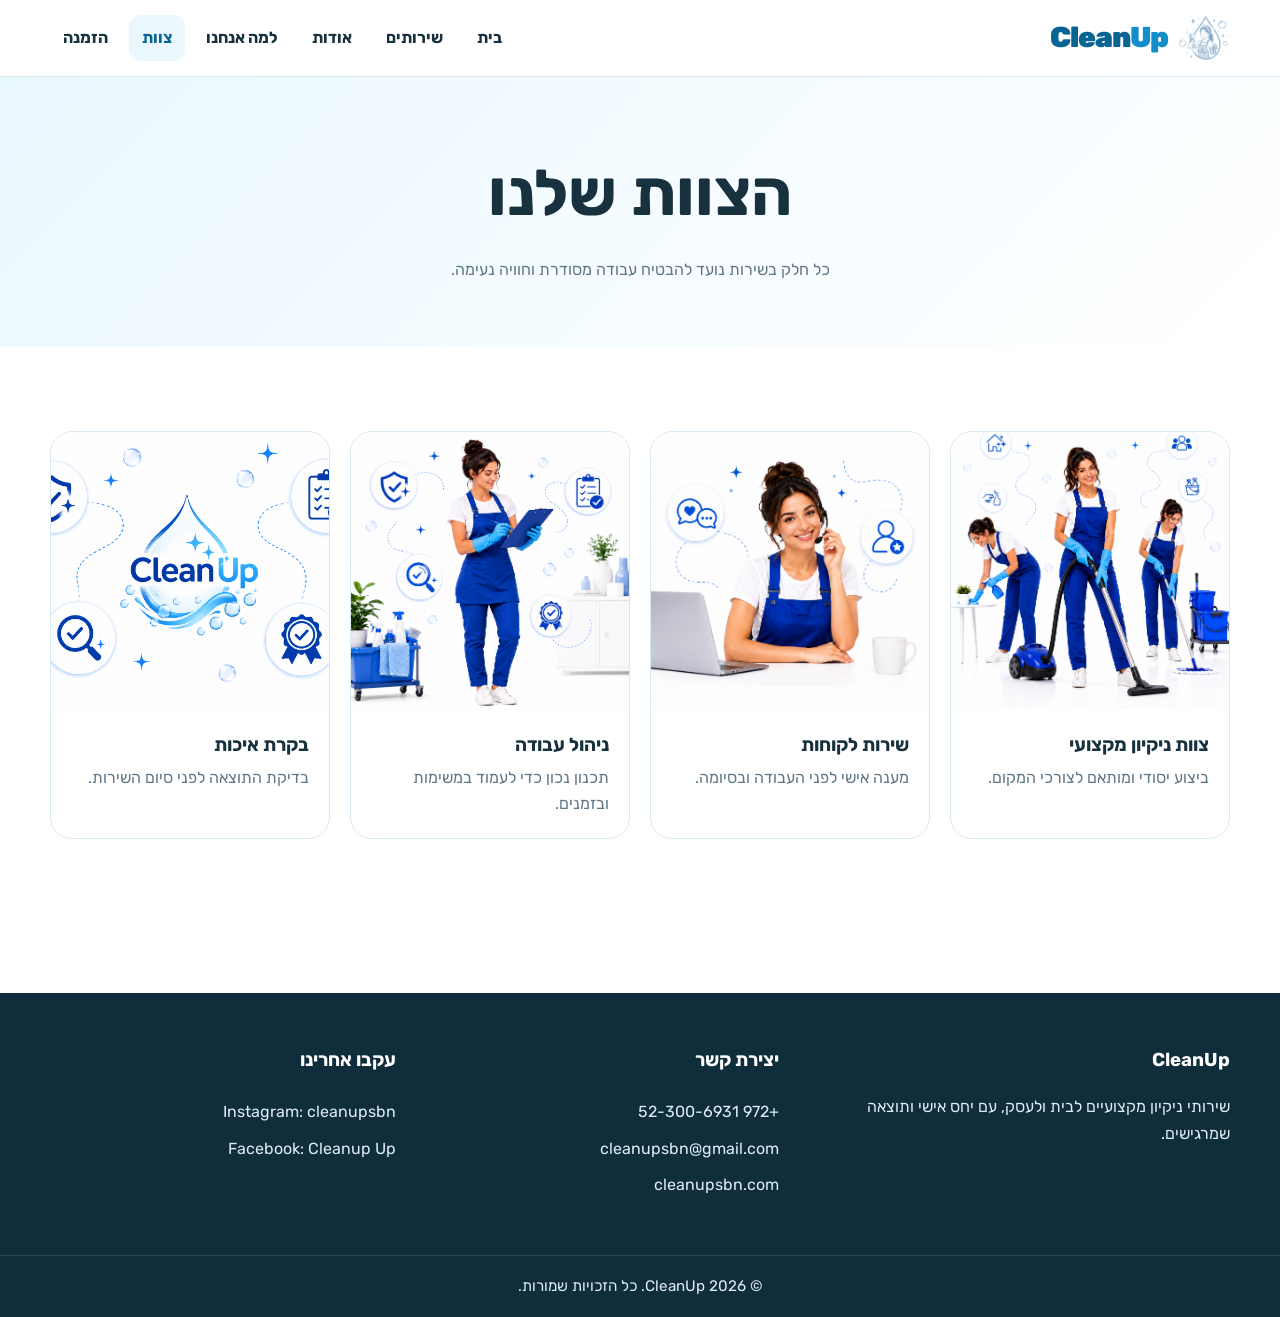
<file: team.html>
<!DOCTYPE html>
<html dir="rtl" lang="he"><head><meta charset="utf-8"/><meta content="width=device-width,initial-scale=1" name="viewport"/><title>הצוות של CleanUp | צוות ניקיון מקצועי</title><meta content="הכירו את צוות CleanUp המספק שירותי ניקיון מקצועיים לבית ולעסק עם אחריות, ניסיון, יחס אישי ובקרת איכות." name="description"/><meta content="CleanUp" name="author"/><link href="assets/css/style.css" rel="stylesheet"/><meta content="index, follow, max-image-preview:large, max-snippet:-1, max-video-preview:-1" name="robots"/><meta content="#1477c9" name="theme-color"/><link href="https://cleanupsbn.com/team.html" rel="canonical"/><link href="assets/images/logo.png" rel="icon" type="image/png"/><link href="assets/images/logo.png" rel="apple-touch-icon"/><link href="site.webmanifest" rel="manifest"/><meta content="website" property="og:type"/><meta content="he_IL" property="og:locale"/><meta content="CleanUp" property="og:site_name"/><meta content="הצוות של CleanUp | צוות ניקיון מקצועי" property="og:title"/><meta content="הכירו את צוות CleanUp המספק שירותי ניקיון מקצועיים לבית ולעסק עם אחריות, ניסיון, יחס אישי ובקרת איכות." property="og:description"/><meta content="https://cleanupsbn.com/team.html" property="og:url"/><meta content="https://cleanupsbn.com/assets/images/logo.png" property="og:image"/><meta content="לוגו CleanUp – שירותי ניקיון מקצועיים" property="og:image:alt"/><meta content="summary_large_image" name="twitter:card"/><meta content="הצוות של CleanUp | צוות ניקיון מקצועי" name="twitter:title"/><meta content="הכירו את צוות CleanUp המספק שירותי ניקיון מקצועיים לבית ולעסק עם אחריות, ניסיון, יחס אישי ובקרת איכות." name="twitter:description"/><meta content="https://cleanupsbn.com/assets/images/logo.png" name="twitter:image"/><script type="application/ld+json">{
  "@context": "https://schema.org",
  "@graph": [
    {
      "@type": [
        "LocalBusiness",
        "ProfessionalService"
      ],
      "@id": "https://cleanupsbn.com/#business",
      "name": "CleanUp",
      "url": "https://cleanupsbn.com/",
      "logo": "https://cleanupsbn.com/assets/images/logo.png",
      "image": "https://cleanupsbn.com/assets/images/logo.png",
      "description": "שירותי ניקיון מקצועיים לבית ולעסק באזור סכנין והצפון.",
      "telephone": "+972523006931",
      "email": "cleanupsbn@gmail.com",
      "priceRange": "₪₪",
      "address": {
        "@type": "PostalAddress",
        "addressLocality": "סכנין",
        "addressCountry": "IL"
      },
      "areaServed": [
        {
          "@type": "City",
          "name": "סכנין"
        },
        {
          "@type": "AdministrativeArea",
          "name": "מחוז הצפון"
        }
      ],
      "sameAs": [
        "https://www.instagram.com/cleanupsbn/",
        "https://www.facebook.com/search/top?q=Cleanup%20Up"
      ]
    },
    {
      "@type": "WebSite",
      "@id": "https://cleanupsbn.com/#website",
      "url": "https://cleanupsbn.com/",
      "name": "CleanUp",
      "inLanguage": "he-IL",
      "publisher": {
        "@id": "https://cleanupsbn.com/#business"
      }
    },
    {
      "@type": "WebPage",
      "@id": "https://cleanupsbn.com/team.html#webpage",
      "url": "https://cleanupsbn.com/team.html",
      "name": "הצוות של CleanUp | צוות ניקיון מקצועי",
      "description": "הכירו את צוות CleanUp המספק שירותי ניקיון מקצועיים לבית ולעסק עם אחריות, ניסיון, יחס אישי ובקרת איכות.",
      "inLanguage": "he-IL",
      "isPartOf": {
        "@id": "https://cleanupsbn.com/#website"
      },
      "about": {
        "@id": "https://cleanupsbn.com/#business"
      }
    }
  ]
}</script></head><body><header class="site-header"><div class="container nav"><a class="brand" href="index.html"><img alt="CleanUp" decoding="async" loading="eager" src="assets/images/logo.png"/><span class="brand-word">Clean<strong>Up</strong></span></a><button aria-expanded="false" aria-label="פתיחת תפריט" class="menu-button">☰</button><ul class="nav-links"><li><a class="" href="index.html">בית</a></li><li><a class="" href="services.html">שירותים</a></li><li><a class="" href="about.html">אודות</a></li><li><a class="" href="choose.html">למה אנחנו</a></li><li><a class="active" href="team.html">צוות</a></li><li><a class="" href="contact.html">הזמנה</a></li></ul></div></header><main><section class="page-hero"><div class="container"><h1>הצוות שלנו</h1><p>כל חלק בשירות נועד להבטיח עבודה מסודרת וחוויה נעימה.</p></div></section><section class="section"><div class="container"><div class="team-grid"><article class="person"><img alt="צוות ניקיון מקצועי" decoding="async" loading="lazy" src="assets/images/img-4.png"/><div class="person-body"><h3>צוות ניקיון מקצועי</h3><p>ביצוע יסודי ומותאם לצורכי המקום.</p></div></article><article class="person"><img alt="שירות לקוחות" decoding="async" loading="lazy" src="assets/images/img-5.png"/><div class="person-body"><h3>שירות לקוחות</h3><p>מענה אישי לפני העבודה ובסיומה.</p></div></article><article class="person"><img alt="ניהול עבודה" decoding="async" loading="lazy" src="assets/images/img-6.png"/><div class="person-body"><h3>ניהול עבודה</h3><p>תכנון נכון כדי לעמוד במשימות ובזמנים.</p></div></article><article class="person"><img alt="בקרת איכות" decoding="async" loading="lazy" src="assets/images/img-7.png"/><div class="person-body"><h3>בקרת איכות</h3><p>בדיקת התוצאה לפני סיום השירות.</p></div></article></div></div></section></main><footer class="site-footer"><div class="container footer-grid"><div><h3>CleanUp</h3><p>שירותי ניקיון מקצועיים לבית ולעסק, עם יחס אישי ותוצאה שמרגישים.</p></div><div><h3>יצירת קשר</h3><ul class="footer-links"><li><a href="tel:+972523006931">+972 52-300-6931</a></li><li><a href="mailto:cleanupsbn@gmail.com">cleanupsbn@gmail.com</a></li><li><a href="https://cleanupsbn.com">cleanupsbn.com</a></li></ul></div><div><h3>עקבו אחרינו</h3><ul class="footer-links"><li><a href="https://www.instagram.com/cleanupsbn/" rel="noopener noreferrer" target="_blank">Instagram: cleanupsbn</a></li><li><a href="https://www.facebook.com/search/top?q=Cleanup%20Up" rel="noopener noreferrer" target="_blank">Facebook: Cleanup Up</a></li></ul></div></div><div class="copyright">© 2026 CleanUp. כל הזכויות שמורות.</div></footer><script src="assets/js/site.js"></script></body></html>
</file>
<file: assets/css/style.css>
@import url("https://fonts.googleapis.com/css2?family=Rubik:wght@400;500;600;700;800;900&display=swap");
:root{
  --blue:#148dcc;--blue-dark:#086493;--blue-soft:#eaf7fd;--ink:#18313f;
  --muted:#607785;--white:#fff;--line:#d9e9f1;--shadow:0 16px 40px rgba(15,75,103,.12);
  --radius:24px;--max:1180px;
}
*{box-sizing:border-box}html{scroll-behavior:smooth}body{margin:0;font-family:"Rubik","Arial Rounded MT Bold",Arial,sans-serif;color:var(--ink);background:#fff;line-height:1.65}img{max-width:100%;display:block}a{color:inherit;text-decoration:none}button,input,textarea{font:inherit}
.container{width:min(var(--max),calc(100% - 32px));margin-inline:auto}.section{padding:84px 0}.section-soft{background:var(--blue-soft)}
.site-header{position:sticky;top:0;z-index:50;background:rgba(255,255,255,.94);backdrop-filter:blur(12px);border-bottom:1px solid var(--line)}
.nav{min-height:76px;display:flex;align-items:center;justify-content:space-between;gap:24px}.brand{display:inline-flex;align-items:center;gap:10px;font-size:1.8rem;font-weight:900;color:var(--blue-dark);letter-spacing:-1px}.brand img{width:52px;height:52px;object-fit:contain}.brand-word{color:var(--blue-dark)}.brand-word strong{color:var(--blue);font-weight:900}
.nav-links{display:flex;align-items:center;gap:8px;list-style:none;margin:0;padding:0}.nav-links a{display:block;padding:10px 13px;border-radius:12px;font-weight:700}.nav-links a:hover,.nav-links a.active{background:var(--blue-soft);color:var(--blue-dark)}
.menu-button{display:none;border:0;background:var(--blue-soft);color:var(--blue-dark);width:44px;height:44px;border-radius:12px;font-size:1.5rem;cursor:pointer}
.hero{padding:72px 0 88px;background:linear-gradient(135deg,#f8fdff 0%,#e7f7ff 55%,#fff 100%);overflow:hidden}.hero-grid{display:grid;grid-template-columns:1.02fr .98fr;align-items:center;gap:50px}.eyebrow{display:inline-flex;align-items:center;gap:8px;padding:7px 13px;background:#fff;border:1px solid var(--line);border-radius:999px;color:var(--blue-dark);font-weight:800}.hero h1{font-size:clamp(2.7rem,6vw,5rem);line-height:1.03;margin:20px 0 18px;letter-spacing:-2px}.hero h1 span{color:var(--blue)}.hero p{font-size:1.15rem;color:var(--muted);max-width:620px;margin:0 0 30px}.actions{display:flex;flex-wrap:wrap;gap:12px}.btn{display:inline-flex;align-items:center;justify-content:center;gap:8px;min-height:50px;padding:11px 22px;border:0;border-radius:14px;font-weight:900;cursor:pointer}.btn-primary{background:var(--blue);color:#fff;box-shadow:0 10px 25px rgba(20,141,204,.25)}.btn-primary:hover{background:var(--blue-dark)}.btn-secondary{background:#fff;color:var(--blue-dark);border:1px solid var(--line)}
.hero-media{position:relative}.hero-media img{width:100%;max-height:540px;object-fit:contain}.bubble{position:absolute;border-radius:50%;background:rgba(255,255,255,.75);border:1px solid rgba(20,141,204,.18);box-shadow:inset 0 0 12px rgba(20,141,204,.12)}.b1{width:54px;height:54px;top:8%;left:6%}.b2{width:28px;height:28px;top:25%;right:5%}.b3{width:42px;height:42px;bottom:12%;left:1%}
.section-head{text-align:center;max-width:720px;margin:0 auto 42px}.section-head h1,.section-head h2{font-size:clamp(2rem,4vw,3.1rem);line-height:1.15;margin:0 0 12px}.section-head p{margin:0;color:var(--muted);font-size:1.05rem}
.cards{display:grid;grid-template-columns:repeat(3,1fr);gap:22px}.card{background:#fff;border:1px solid var(--line);border-radius:var(--radius);padding:28px;box-shadow:0 8px 24px rgba(15,75,103,.06)}.card:hover{transform:translateY(-4px);transition:.2s;box-shadow:var(--shadow)}.icon{width:52px;height:52px;display:grid;place-items:center;border-radius:16px;background:var(--blue-soft);font-size:1.7rem}.card h3{margin:18px 0 8px;font-size:1.25rem}.card p{margin:0;color:var(--muted)}
.split{display:grid;grid-template-columns:1fr 1fr;gap:56px;align-items:center}.split-media{background:var(--blue-soft);border-radius:32px;overflow:hidden;min-height:380px;display:grid;place-items:center}.split-media img{width:100%;height:100%;object-fit:cover}.split-copy h1,.split-copy h2{font-size:clamp(2rem,4vw,3rem);line-height:1.15;margin:0 0 18px}.split-copy p{color:var(--muted)}.check-list{list-style:none;padding:0;margin:24px 0}.check-list li{padding:8px 0;font-weight:700}.check-list li::before{content:"✓";color:var(--blue);font-weight:900;margin-left:10px}
.stats{display:grid;grid-template-columns:repeat(4,1fr);gap:18px}.stat{text-align:center;background:#fff;border:1px solid var(--line);border-radius:20px;padding:26px 15px}.stat strong{display:block;color:var(--blue-dark);font-size:2.2rem}.stat span{color:var(--muted);font-weight:700}
.team-grid{display:grid;grid-template-columns:repeat(4,1fr);gap:20px}.person{background:#fff;border:1px solid var(--line);border-radius:22px;overflow:hidden}.person img{width:100%;aspect-ratio:1/1;object-fit:cover;background:var(--blue-soft)}.person-body{padding:20px}.person h3{margin:0 0 4px}.person p{margin:0;color:var(--muted)}
.cta{background:linear-gradient(135deg,var(--blue-dark),var(--blue));color:#fff;border-radius:32px;padding:44px;display:flex;align-items:center;justify-content:space-between;gap:24px}.cta h2{margin:0 0 8px;font-size:clamp(1.8rem,4vw,2.8rem)}.cta p{margin:0;opacity:.9}.cta .btn-secondary{border:0;white-space:nowrap}
.contact-grid{display:grid;grid-template-columns:.85fr 1.15fr;gap:30px}.contact-panel,.form-panel{background:#fff;border:1px solid var(--line);border-radius:26px;padding:30px;box-shadow:0 8px 24px rgba(15,75,103,.06)}.contact-item{padding:15px 0;border-bottom:1px solid var(--line)}.contact-item:last-child{border:0}.contact-item strong{display:block;color:var(--blue-dark)}.socials{display:flex;gap:10px;margin-top:18px}.socials a{padding:9px 13px;border-radius:12px;background:var(--blue-soft);color:var(--blue-dark);font-weight:800}
.form-grid{display:grid;grid-template-columns:1fr 1fr;gap:14px}.field{display:flex;flex-direction:column;gap:7px}.field.full{grid-column:1/-1}.field label{font-weight:800}.field input,.field textarea{width:100%;border:1px solid #bdd7e4;border-radius:13px;padding:13px 14px;outline:none;background:#fbfeff}.field input:focus,.field textarea:focus{border-color:var(--blue);box-shadow:0 0 0 3px rgba(20,141,204,.12)}.field textarea{min-height:140px;resize:vertical}
.page-hero{padding:64px 0;background:linear-gradient(135deg,#eaf8ff,#fff);text-align:center}.page-hero h1{font-size:clamp(2.4rem,5vw,4rem);margin:0 0 10px}.page-hero p{margin:0 auto;color:var(--muted);max-width:700px}
.site-footer{margin-top:70px;background:#102d3c;color:#ddecf3}.footer-grid{display:grid;grid-template-columns:1.2fr 1fr 1fr;gap:36px;padding:52px 0}.site-footer h3{color:#fff;margin-top:0}.site-footer a:hover{color:#fff}.footer-links{list-style:none;padding:0;margin:0}.footer-links li{padding:5px 0}.copyright{border-top:1px solid rgba(255,255,255,.12);padding:18px 0;text-align:center;font-size:.95rem}
.notice{padding:14px 16px;background:#effaf2;border:1px solid #b8e1c2;color:#245d31;border-radius:12px;display:none;margin-top:14px}
@media(max-width:900px){.menu-button{display:block}.nav-links{position:absolute;top:76px;right:16px;left:16px;display:none;flex-direction:column;align-items:stretch;background:#fff;border:1px solid var(--line);padding:12px;border-radius:18px;box-shadow:var(--shadow)}.nav-links.open{display:flex}.hero-grid,.split,.contact-grid{grid-template-columns:1fr}.hero{text-align:center}.hero p{margin-inline:auto}.actions{justify-content:center}.hero-media{order:-1}.cards{grid-template-columns:repeat(2,1fr)}.stats{grid-template-columns:repeat(2,1fr)}.team-grid{grid-template-columns:repeat(2,1fr)}.cta{flex-direction:column;text-align:center}.footer-grid{grid-template-columns:1fr 1fr}}
@media(max-width:600px){.section{padding:60px 0}.cards,.team-grid,.form-grid{grid-template-columns:1fr}.field.full{grid-column:auto}.stats{grid-template-columns:1fr 1fr}.footer-grid{grid-template-columns:1fr}.cta{padding:30px 20px}.hero{padding-top:38px}.hero h1{font-size:2.65rem}}

.map-panel{margin-top:30px;background:#fff;border:1px solid var(--line);border-radius:26px;padding:30px;box-shadow:0 8px 24px rgba(15,75,103,.06)}
.map-panel h2{margin-top:0}.map-frame{overflow:hidden;border-radius:18px;border:1px solid var(--line)}.map-frame iframe{display:block;width:100%}
</file>
